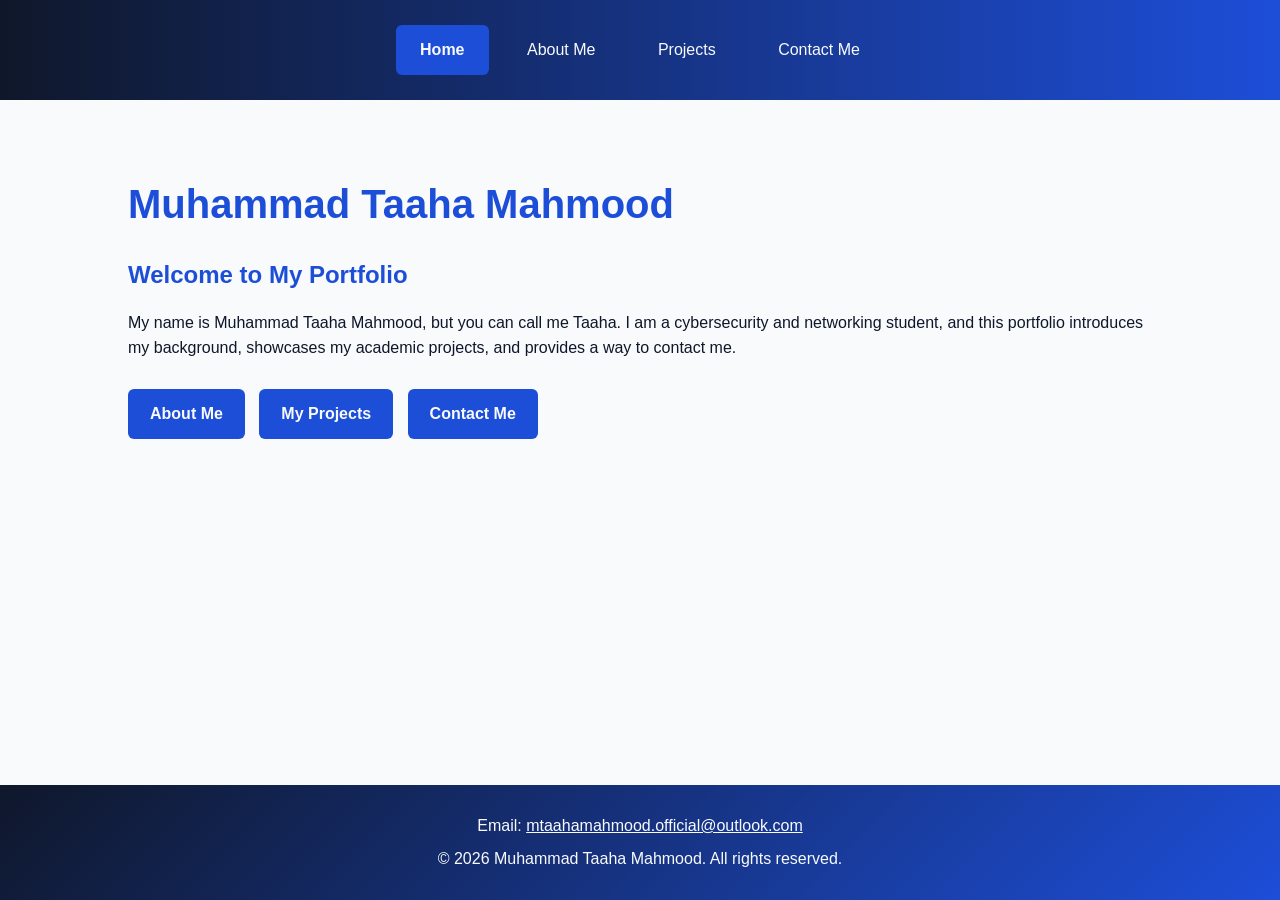
<file: index.html>
<!DOCTYPE html>

<!-- Declare English as the page language for browsers and assistive technology. -->
<html lang="en">

<head>
    <!-- UTF-8 supports text characters and symbols such as the copyright symbol. -->
    <meta charset="UTF-8">

    <!-- Match the viewport to the device width for responsive layouts. -->
    <meta name="viewport" content="width=device-width, initial-scale=1.0">

    <!-- Set the title displayed in the browser tab. -->
    <title>Home | Muhammad Taaha Mahmood</title>

    <!-- Load shared styles before the viewport-specific stylesheets. -->
    <link rel="stylesheet" href="css/style.css">

    <!-- Apply mobile styles to screen widths up to 767px. -->
    <link rel="stylesheet" href="css/mobile.css" media="screen and (max-width: 767px)">

    <!-- Apply tablet styles to screen widths from 768px to 1023px. -->
    <link rel="stylesheet" href="css/tablet.css" media="screen and (min-width: 768px) and (max-width: 1023px)">

    <!-- Apply laptop and larger-screen styles at widths of 1024px or more. -->
    <link rel="stylesheet" href="css/laptop.css" media="screen and (min-width: 1024px)">
</head>

<body>
    <!-- Shared header containing navigation to all four pages. -->
    <header>
        <!-- Give the navigation landmark an accessible name. -->
        <nav aria-label="Main navigation">
            <ul>
                <!-- Identify Home as the current page for assistive technology and CSS styling. -->
                <li><a href="index.html" aria-current="page">Home</a></li>
                <li><a href="about.html">About Me</a></li>
                <li><a href="projects.html">Projects</a></li>
                <li><a href="contact.html">Contact Me</a></li>
            </ul>
        </nav>
    </header>

    <!-- Main page content: personal introduction and links to other sections. -->
    <main>
        <h1>Muhammad Taaha Mahmood</h1>
        <h2>Welcome to My Portfolio</h2>

        <p>
            My name is Muhammad Taaha Mahmood, but you can call me Taaha.
            I am a cybersecurity and networking student, and this portfolio
            introduces my background, showcases my academic projects,
            and provides a way to contact me.
        </p>

        <!-- These anchors navigate to other pages; CSS gives them a button appearance. -->
        <div class="home-buttons">
            <a href="about.html">About Me</a>
            <a href="projects.html">My Projects</a>
            <a href="contact.html">Contact Me</a>
        </div>
    </main>

    <!-- Shared footer containing contact details and copyright information. -->
    <footer>
        <p>
            Email:
            <!-- Open the visitor's configured email application with the recipient filled in. -->
            <a href="mailto:mtaahamahmood.official@outlook.com">
                mtaahamahmood.official@outlook.com
            </a>
        </p>

        <!-- The &copy; character reference displays the copyright symbol. -->
        <p>&copy; 2026 Muhammad Taaha Mahmood. All rights reserved.</p>
    </footer>
</body>
</html>
</file>
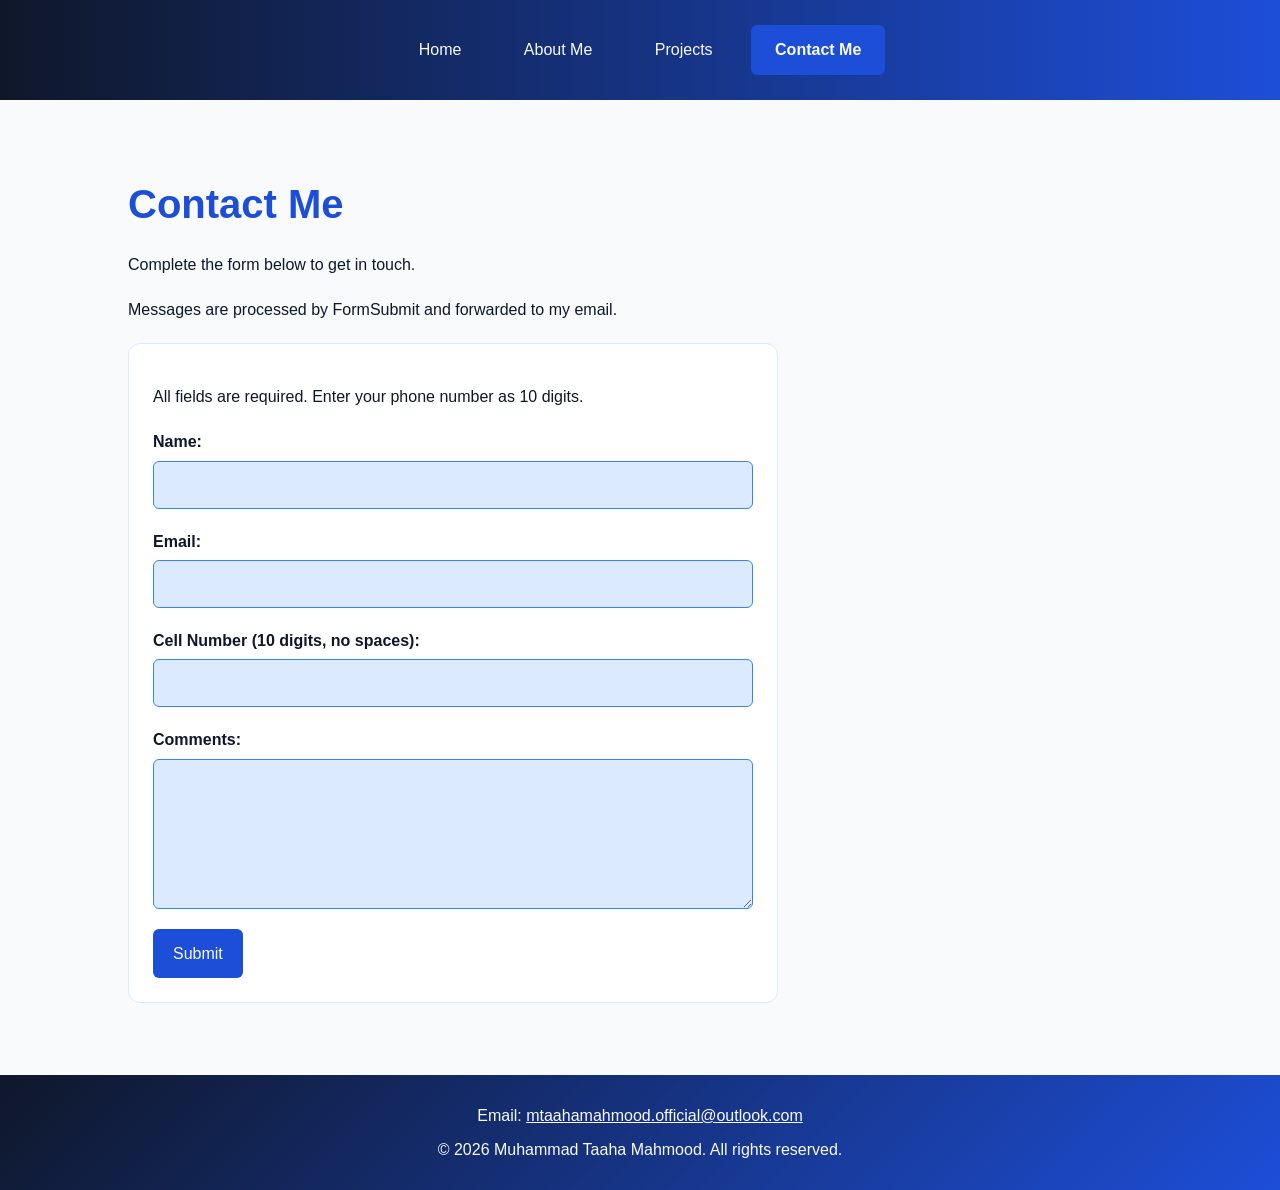
<file: contact.html>
<!DOCTYPE html>
<!-- Declare English as the page language for assistive technology. -->
<html lang="en">
<head>
    <!-- Use UTF-8 encoding to support text characters and symbols. -->
    <meta charset="UTF-8">

    <!-- Match the viewport to the device width for responsive layouts. -->
    <meta name="viewport" content="width=device-width, initial-scale=1.0">

    <!-- Identify the Contact Me page in the browser tab. -->
    <title>Contact Me | Muhammad Taaha Mahmood</title>

    <!-- Load shared styles before viewport-specific styles. -->
    <link rel="stylesheet" href="css/style.css">

    <!-- Mobile styles apply to screen widths up to 767px. -->
    <link rel="stylesheet" href="css/mobile.css"
        media="screen and (max-width: 767px)">

    <!-- Tablet styles apply to screen widths from 768px to 1023px. -->
    <link rel="stylesheet" href="css/tablet.css"
        media="screen and (min-width: 768px) and (max-width: 1023px)">

    <!-- Laptop styles apply to screen widths of 1024px and above. -->
    <link rel="stylesheet" href="css/laptop.css"
        media="screen and (min-width: 1024px)">
</head>
<body>
    <!-- Shared header and navigation connecting all four pages. -->
    <header>
        <nav aria-label="Main navigation">
            <ul>
                <li><a href="index.html">Home</a></li>
                <li><a href="about.html">About Me</a></li>
                <li><a href="projects.html">Projects</a></li>

                <!-- Mark Contact Me as the current page for accessibility and styling. -->
                <li><a href="contact.html" aria-current="page">Contact Me</a></li>
            </ul>
        </nav>
    </header>

    <!-- Main content contains contact instructions and the form. -->
    <main>
        <h1>Contact Me</h1>
        <p>Complete the form below to get in touch.</p>

        <!-- Inform visitors that an external service processes their submissions. -->
        <p>
            Messages are processed by FormSubmit and forwarded to my email.
        </p>

        <!--
            FormSubmit integration: https://formsubmit.co/
            The action specifies the processing endpoint.
            POST sends named form values in the request body.
            Browser validation checks the fields before normal submission.
        -->
        <form action="https://formsubmit.co/mtaahamahmood.official@outlook.com"
              method="POST">
            <p>All fields are required. Enter your phone number as 10 digits.</p>

            <!-- FormSubmit uses this hidden field as the notification email subject. -->
            <input type="hidden" name="_subject"
                   value="New message from my portfolio">

            <!--
                The label's for attribute matches the input's id.
                name identifies the submitted value.
                autocomplete suggests suitable saved details.
                required prevents an empty field from being submitted.
            -->
            <p>
                <label for="name">Name:</label>
                <input type="text" id="name" name="name"
                       autocomplete="name" required>
            </p>

            <!-- Email validation checks basic formatting, not whether the address exists. -->
            <p>
                <label for="email">Email:</label>
                <input type="email" id="email" name="email"
                       autocomplete="email" required>
            </p>

            <!--
                type="tel" identifies a telephone field but does not validate its format.
                The pattern requires exactly ten digits, without spaces or dashes.
                The visible label and title explain the expected format.
            -->
            <p>
                <label for="phone">Cell Number (10 digits, no spaces):</label>
                <input type="tel" id="phone" name="phone"
                       autocomplete="tel" pattern="[0-9]{10}"
                       title="Enter exactly 10 digits without spaces or dashes."
                       required>
            </p>

            <!-- Provide a required multiline message field with five visible rows initially. -->
            <p>
                <label for="comments">Comments:</label>
                <textarea id="comments" name="comments"
                          rows="5" required></textarea>
            </p>

            <!-- Submit the form after the browser's validation checks succeed. -->
            <button type="submit">Submit</button>
        </form>
    </main>

    <!-- Shared footer containing contact details and copyright information. -->
    <footer>
        <p>
            Email:
            <!-- Open the visitor's configured email application with this recipient. -->
            <a href="mailto:mtaahamahmood.official@outlook.com">
                mtaahamahmood.official@outlook.com
            </a>
        </p>

        <p>© 2026 Muhammad Taaha Mahmood. All rights reserved.</p>
    </footer>
</body>
</html>
</file>
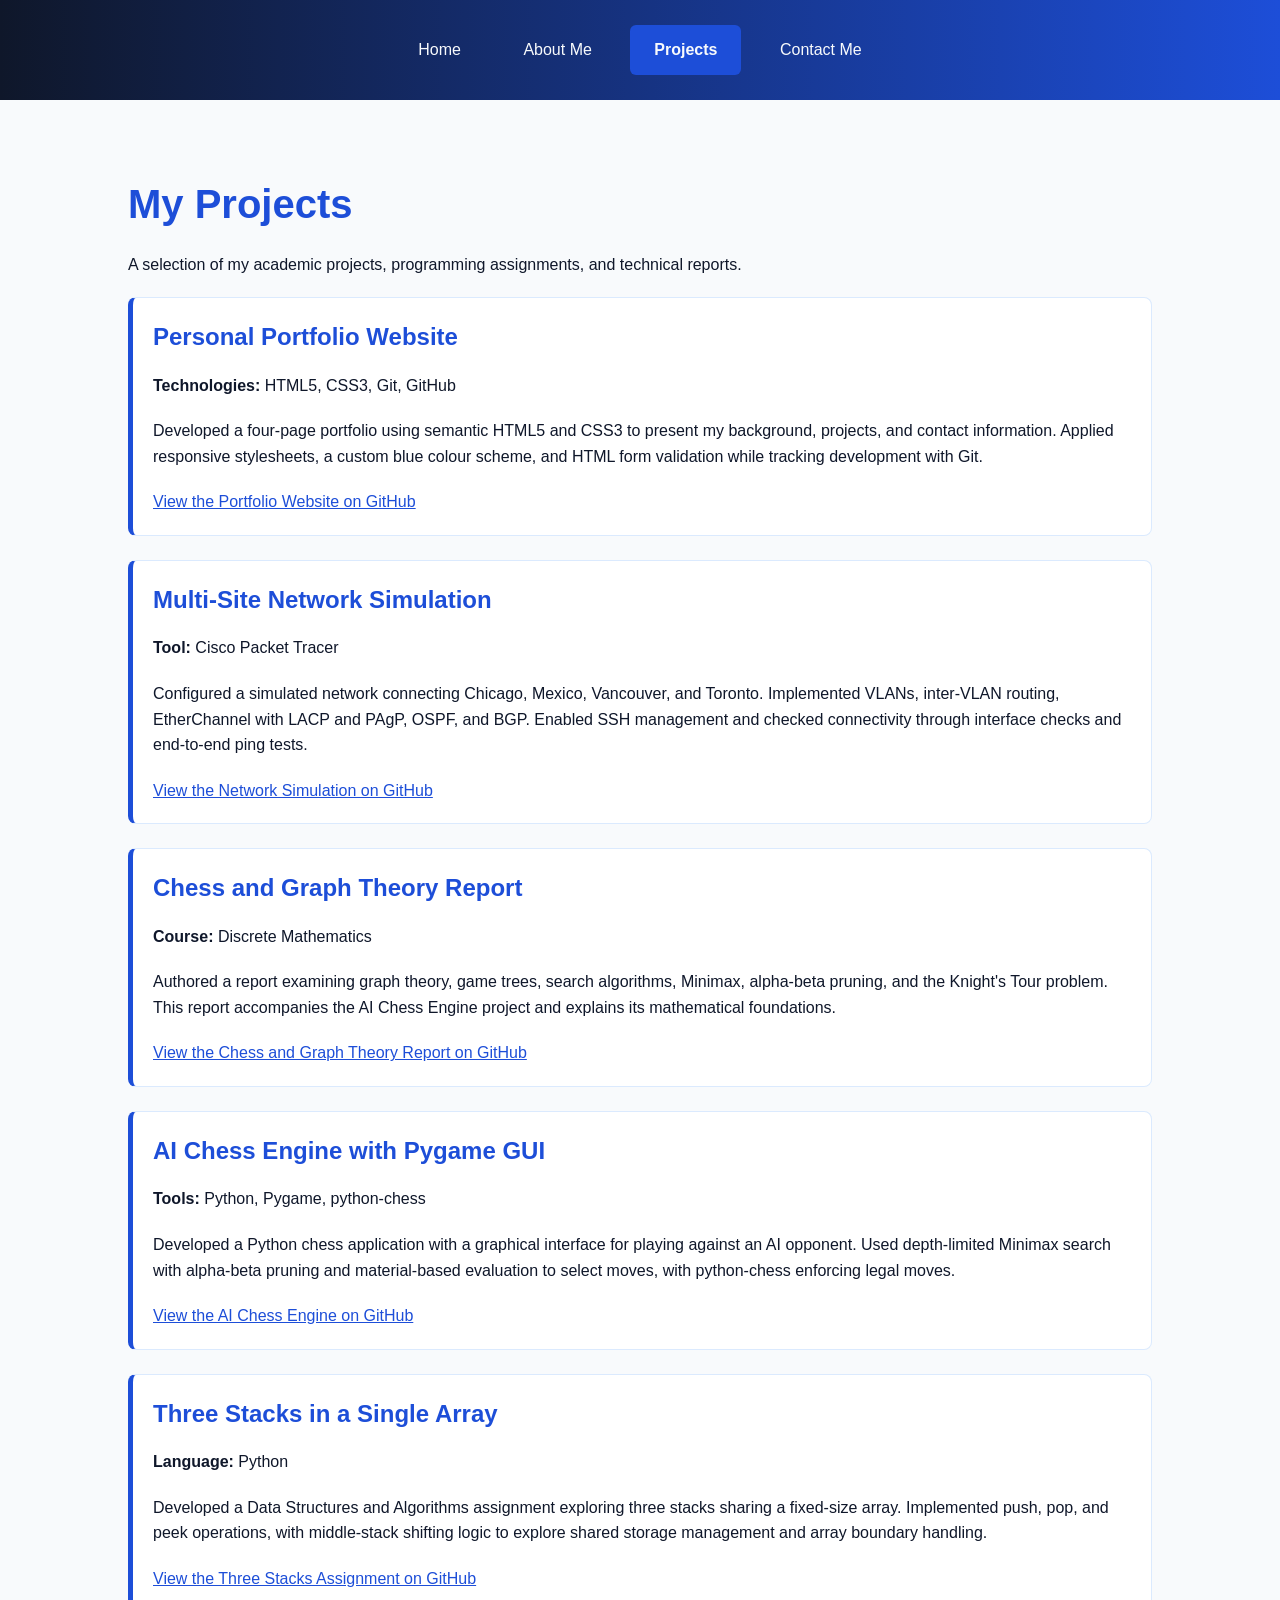
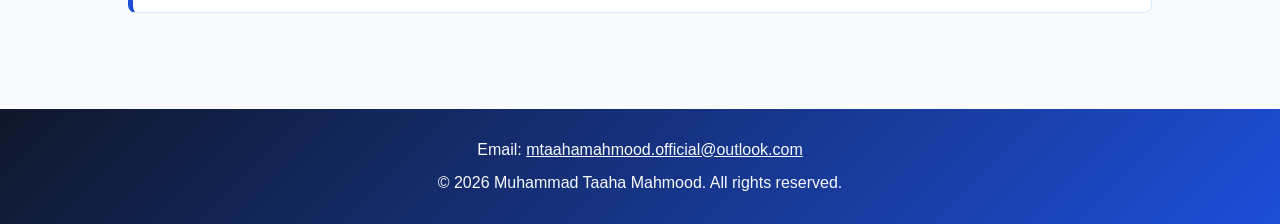
<file: projects.html>
<!DOCTYPE html>

<!-- Declare English as the page language for assistive technology. -->
<html lang="en">

<head>
    <!-- Use UTF-8 encoding to support text characters and symbols. -->
    <meta charset="UTF-8">

    <!-- Match the viewport to the device width for responsive layouts. -->
    <meta name="viewport" content="width=device-width, initial-scale=1.0">

    <!-- Identify the Projects page in the browser tab. -->
    <title>Projects | Muhammad Taaha Mahmood</title>

    <!-- Load shared styles before viewport-specific styles. -->
    <link rel="stylesheet" href="css/style.css">

    <!-- Mobile styles apply to screen widths up to 767px. -->
    <link rel="stylesheet" href="css/mobile.css" media="screen and (max-width: 767px)">

    <!-- Tablet styles apply to screen widths from 768px to 1023px. -->
    <link rel="stylesheet" href="css/tablet.css" media="screen and (min-width: 768px) and (max-width: 1023px)">

    <!-- Laptop styles apply to screen widths of 1024px and above. -->
    <link rel="stylesheet" href="css/laptop.css" media="screen and (min-width: 1024px)">
</head>

<body>
    <!-- Shared header and navigation connecting all four pages. -->
    <header>
        <nav aria-label="Main navigation">
            <ul>
                <li><a href="index.html">Home</a></li>
                <li><a href="about.html">About Me</a></li>

                <!-- Mark Projects as the current page for accessibility and styling. -->
                <li><a href="projects.html" aria-current="page">Projects</a></li>
                <li><a href="contact.html">Contact Me</a></li>
            </ul>
        </nav>
    </header>

    <!-- Main content introduces the collection of academic work. -->
    <main>
        <h1>My Projects</h1>
        <p>
            A selection of my academic projects, programming assignments,
            and technical reports.
        </p>

        <!--
            Each article is a self-contained entry with a heading,
            relevant technologies or course, a description, and a repository link.
        -->

        <!-- Project 1: the portfolio website itself. -->
        <article>
            <h2>Personal Portfolio Website</h2>
            <p><strong>Technologies:</strong> HTML5, CSS3, Git, GitHub</p>
            <p>
                Developed a four-page portfolio using semantic HTML5 and CSS3
                to present my background, projects, and contact information.
                Applied responsive stylesheets, a custom blue colour scheme,
                and HTML form validation while tracking development with Git.
            </p>
            <p>
                <!-- Descriptive link text identifies the destination repository. -->
                <a href="https://github.com/MuhammadTaahaMahmood-19/portfolio">
                    View the Portfolio Website on GitHub
                </a>
            </p>
        </article>

        <!-- Project 2: a four-site network simulation in Cisco Packet Tracer. -->
        <article>
            <h2>Multi-Site Network Simulation</h2>
            <p><strong>Tool:</strong> Cisco Packet Tracer</p>
            <p>
                Configured a simulated network connecting Chicago, Mexico,
                Vancouver, and Toronto. Implemented VLANs, inter-VLAN routing,
                EtherChannel with LACP and PAgP, OSPF, and BGP.
                Enabled SSH management and checked connectivity through
                interface checks and end-to-end ping tests.
            </p>
            <p>
                <a href="https://github.com/MuhammadTaahaMahmood-19/-Multi-Site-Network-Simulation">
                    View the Network Simulation on GitHub
                </a>
            </p>
        </article>

        <!-- Project 3: the mathematical report accompanying the chess engine. -->
        <article>
            <h2>Chess and Graph Theory Report</h2>
            <p><strong>Course:</strong> Discrete Mathematics</p>
            <p>
                Authored a report examining graph theory, game trees,
                search algorithms, Minimax, alpha-beta pruning, and the
                Knight's Tour problem. This report accompanies the AI Chess
                Engine project and explains its mathematical foundations.
            </p>
            <p>
                <a href="https://github.com/MuhammadTaahaMahmood-19/Chess-and-Graph-Theory-Report">
                    View the Chess and Graph Theory Report on GitHub
                </a>
            </p>
        </article>

        <!-- Project 4: a Python chess application with an AI opponent. -->
        <article>
            <h2>AI Chess Engine with Pygame GUI</h2>
            <p><strong>Tools:</strong> Python, Pygame, python-chess</p>
            <p>
                Developed a Python chess application with a graphical interface
                for playing against an AI opponent. Used depth-limited Minimax
                search with alpha-beta pruning and material-based evaluation
                to select moves, with python-chess enforcing legal moves.
            </p>
            <p>
                <a href="https://github.com/MuhammadTaahaMahmood-19/CHESS-AI-ENGINE">
                    View the AI Chess Engine on GitHub
                </a>
            </p>
        </article>

        <!-- Project 5: a data structures assignment exploring shared array storage. -->
        <article>
            <h2>Three Stacks in a Single Array</h2>
            <p><strong>Language:</strong> Python</p>
            <p>
                Developed a Data Structures and Algorithms assignment exploring
                three stacks sharing a fixed-size array. Implemented push, pop,
                and peek operations, with middle-stack shifting logic to explore
                shared storage management and array boundary handling.
            </p>
            <p>
                <a href="https://github.com/MuhammadTaahaMahmood-19/Three-stacks-in-a-single-array">
                    View the Three Stacks Assignment on GitHub
                </a>
            </p>
        </article>
    </main>

    <!-- Shared footer containing contact details and copyright information. -->
    <footer>
        <p>
            Email:
            <!-- Open the visitor's configured email application with this recipient. -->
            <a href="mailto:mtaahamahmood.official@outlook.com">
                mtaahamahmood.official@outlook.com
            </a>
        </p>

        <!-- Render the copyright symbol using its HTML character reference. -->
        <p>&copy; 2026 Muhammad Taaha Mahmood. All rights reserved.</p>
    </footer>
</body>
</html>
</file>
<file: css/style.css>
/* Shared colours, typography, and default page spacing. */
body {
    margin: 0;
    background-color: #F8FAFC;
    color: #0F172A;
    font-family: Arial, Helvetica, sans-serif;
    line-height: 1.6;
}

/* Give the header and footer a dark background with light text. */
header,
footer {
    background-color: #0F172A;
    color: #F8FAFC;
    padding: 20px;
}

/* Keep navigation and footer links readable on dark backgrounds. */
nav a,
footer a {
    color: #F8FAFC;
}

/* Emphasize the current page; a later rule also sets its background colour. */
nav a[aria-current="page"] {
    color: #DBEAFE;
    font-weight: bold;
}

/* Default inner spacing for the main content area. */
main {
    padding: 24px;
}

/* Use royal blue for page and section headings. */
h1,
h2 {
    color: #1D4ED8;
}

/* Default link colour within the main content. */
main a {
    color: #1D4ED8;
}

/* Style form buttons and inherit the surrounding font settings. */
button {
    background-color: #1D4ED8;
    color: #F8FAFC;
    border: none;
    padding: 12px 20px;
    font: inherit;
    cursor: pointer;
}

/* Darken buttons when the pointer is over them. */
button:hover {
    background-color: #0F172A;
}

/* Shared appearance for input fields and multiline text areas. */
input,
textarea {
    background-color: #DBEAFE;
    color: #0F172A;
    border: 1px solid #3B82F6;
    padding: 10px;
    font: inherit;
}

/* Include padding and borders within each element's specified dimensions. */
* {
    box-sizing: border-box;
}

/* Remove list bullets and default spacing; centre the navigation items. */
nav ul {
    list-style: none;
    margin: 0;
    padding: 0;
    text-align: center;
}

/* Place navigation items beside one another while allowing wrapping. */
nav li {
    display: inline-block;
    margin: 5px;
}

/* Create padded, rounded clickable areas for navigation links. */
nav a {
    display: inline-block;
    padding: 10px 16px;
    border-radius: 6px;
    text-decoration: none;
}

/* Highlight hovered links and the link marked as the current page. */
nav a:hover,
nav a[aria-current="page"] {
    background-color: #1D4ED8;
    color: #F8FAFC;
}

/*
   Use a fluid width with a maximum to limit long lines on wide screens.
   Automatic horizontal margins centre the main content.
*/
main {
    width: 90%;
    max-width: 1100px;
    margin: 32px auto;
    padding: 24px;
}

/* Heading sizes use rem units, which are relative to the root font size. */
h1 {
    font-size: 2rem;
    margin-top: 0;
    margin-bottom: 16px;
}

h2 {
    font-size: 1.5rem;
    margin-bottom: 12px;
}

/* Separate paragraphs vertically. */
p {
    margin-bottom: 20px;
}

/* Prevent images from exceeding their container and preserve proportions. */
main img {
    max-width: 100%;
    height: auto;
    border-radius: 12px;
    margin-bottom: 20px;
}

/* Place the contact form inside a bordered container with a limited width. */
form {
    max-width: 650px;
    padding: 24px;
    background-color: #FFFFFF;
    border: 1px solid #DBEAFE;
    border-radius: 12px;
}

/* Put each label on its own line above its associated field. */
label {
    display: block;
    margin-bottom: 6px;
    font-weight: bold;
}

/* Make visible form fields fill the available container width. */
input,
textarea {
    display: block;
    width: 100%;
    border-radius: 6px;
}

/* Allow vertical resizing without letting the text area become wider. */
textarea {
    resize: vertical;
}

/* Add rounded corners to form buttons. */
button {
    border-radius: 6px;
}

/* Show a clear focus outline for keyboard navigation. */
a:focus-visible,
button:focus-visible,
input:focus-visible,
textarea:focus-visible {
    outline: 3px solid #1D4ED8;
    outline-offset: 3px;
}

/* Use a lighter focus outline against the dark header and footer. */
nav a:focus-visible,
footer a:focus-visible {
    outline-color: #DBEAFE;
}

/* Centre footer content and allow long email addresses to wrap. */
footer {
    text-align: center;
    overflow-wrap: anywhere;
}

/* Keep footer paragraphs more closely spaced than main-content paragraphs. */
footer p {
    margin: 8px 0;
}

/* Required horizontal linear gradient: navy to royal blue. */
header {
    background-image: linear-gradient(to right, #0F172A, #1D4ED8);
}

/* Required angled linear gradient, using a direction of 135 degrees. */
footer {
    background-image: linear-gradient(135deg, #0F172A, #1D4ED8);
}

/* Present each project article as a separate card with a blue left border. */
article {
    background-color: #FFFFFF;
    border: 1px solid #DBEAFE;
    border-left: 5px solid #1D4ED8;
    border-radius: 8px;
    padding: 20px;
    margin-bottom: 24px;
}

/* Avoid extra space above project headings. */
article h2 {
    margin-top: 0;
}

/* Remove the final paragraph's bottom margin inside each project card. */
article p:last-child {
    margin-bottom: 0;
}

/* Space the Home page's navigation buttons away from the introduction. */
.home-buttons {
    margin: 28px 0;
}

/*
   Style navigation anchors as buttons.
   Inline-block places them side by side and allows wrapping when necessary.
*/
.home-buttons a {
    display: inline-block;
    background-color: #1D4ED8;
    color: #F8FAFC;
    padding: 12px 22px;
    margin: 0 10px 12px 0;
    border-radius: 6px;
    text-decoration: none;
    font-weight: bold;
}

/* Darken Home page buttons on hover. */
.home-buttons a:hover {
    background-color: #0F172A;
}

/*
   Create three Grid rows for header, main, and footer.
   The middle row takes the remaining space, keeping the footer at the
   bottom of short pages. Longer pages expand naturally.
   These declarations supplement the earlier body rule.
*/
body {
    min-height: 100vh;
    display: grid;
    grid-template-rows: auto 1fr auto;
}

/* Keep the main element at the start of its Grid row instead of stretching. */
main {
    align-self: start;
}

/* Separate the About Me media group from surrounding content. */
.about-media {
    margin: 24px 0;
}

/* Default narrow-screen layout: centre the photograph above the video. */
main .about-media img {
    display: block;
    width: 80%;
    max-width: 300px;
    height: auto;
    margin: 0 auto 20px;
    border-radius: 12px;
}

/* Make the video fluid while preserving its proportions and limiting width. */
main .about-media video {
    display: block;
    width: 100%;
    max-width: 640px;
    height: auto;
    margin: 0 auto;
    border-radius: 12px;
    background-color: #0F172A;
}

/* At tablet widths and above, place the photograph and video side by side. */
@media screen and (min-width: 768px) {
    /* Reserve 35% for the photograph and leave a gap to its right. */
    main .about-media img {
        display: inline-block;
        width: 35%;
        max-width: none;
        margin: 0 3% 0 0;
        vertical-align: middle;
    }

    /* Give the video 60% of the media container and align it vertically. */
    main .about-media video {
        display: inline-block;
        width: 60%;
        max-width: none;
        margin: 0;
        vertical-align: middle;
    }
}
</file>
<file: css/mobile.css>
/*
   Mobile stylesheet: applied through the HTML link's media query
   only when the screen viewport is 767px wide or narrower.
*/

/* Use most of the screen width with compact spacing and centred content. */
main {
    width: 94%;
    margin: 20px auto;
    padding: 12px;
}

/* Reduce header and footer padding on narrow screens. */
header,
footer {
    padding: 16px 10px;
}

/* Reduce navigation item spacing to help the links fit or wrap. */
nav li {
    margin: 4px 0;
}

/* Keep navigation links padded while using less horizontal space. */
nav a {
    padding: 10px;
}

/* Reduce heading sizes for smaller screens. */
h1 {
    font-size: 1.75rem;
}

h2 {
    font-size: 1.25rem;
}

/* Reduce the form's internal spacing to leave more room for its fields. */
form {
    padding: 16px;
}

/* Make the form's Submit button fill its container width. */
button {
    width: 100%;
}

/* Separate the About Me media group from surrounding content. */
.about-media {
    margin: 24px 0;
}

/* Stack and centre the photograph above the video, preserving proportions. */
main .about-media img {
    display: block;
    width: 80%;
    max-width: 300px;
    height: auto;
    margin: 0 auto 20px;
    border-radius: 12px;
}

/* Make the video fit the available width without distorting its proportions. */
main .about-media video {
    display: block;
    width: 100%;
    max-width: 640px;
    height: auto;
    margin: 0 auto;
    border-radius: 12px;
    background-color: #0F172A;
}

/*
   Redundant block retained from the original file:
   this minimum width cannot coincide with the HTML link's maximum
   width of 767px. The equivalent rules in style.css handle wider screens.
*/
@media screen and (min-width: 768px) {
    main .about-media img {
        display: inline-block;
        width: 35%;
        max-width: none;
        margin: 0 3% 0 0;
        vertical-align: middle;
    }

    main .about-media video {
        display: inline-block;
        width: 60%;
        max-width: none;
        margin: 0;
        vertical-align: middle;
    }
}
</file>
<file: css/tablet.css>
/*
   Tablet stylesheet: applied through the HTML link's media query
   at screen viewport widths from 768px to 1023px.
   These rules supplement or override the shared styles in style.css.
*/

/* Use a fluid content width, centred horizontally, with moderate spacing. */
main {
    width: 90%;
    margin: 28px auto;
    padding: 24px;
}

/* Increase navigation link padding for the wider tablet layout. */
nav a {
    padding: 12px 20px;
}

/* Size the main heading relative to the root font size. */
h1 {
    font-size: 2.25rem;
}

/* Fill the available width while retaining the shared 650px maximum. */
form {
    width: 100%;
}
</file>
<file: css/laptop.css>
/*
   Laptop and larger-screen stylesheet: applied through the HTML link's
   media query at screen viewport widths of 1024px and above.
*/

/* Centre the fluid content area and limit its width for readability. */
main {
    width: 85%;
    max-width: 1100px;
    margin: 40px auto;
    padding: 32px;
}

/* Give navigation links more horizontal padding on wider screens. */
nav a {
    padding: 12px 24px;
}

/* Increase the main heading size relative to the root font size. */
h1 {
    font-size: 2.5rem;
}

/* Keep the form narrower than its container, with a maximum of 650px. */
form {
    width: 80%;
    max-width: 650px;
}
</file>
